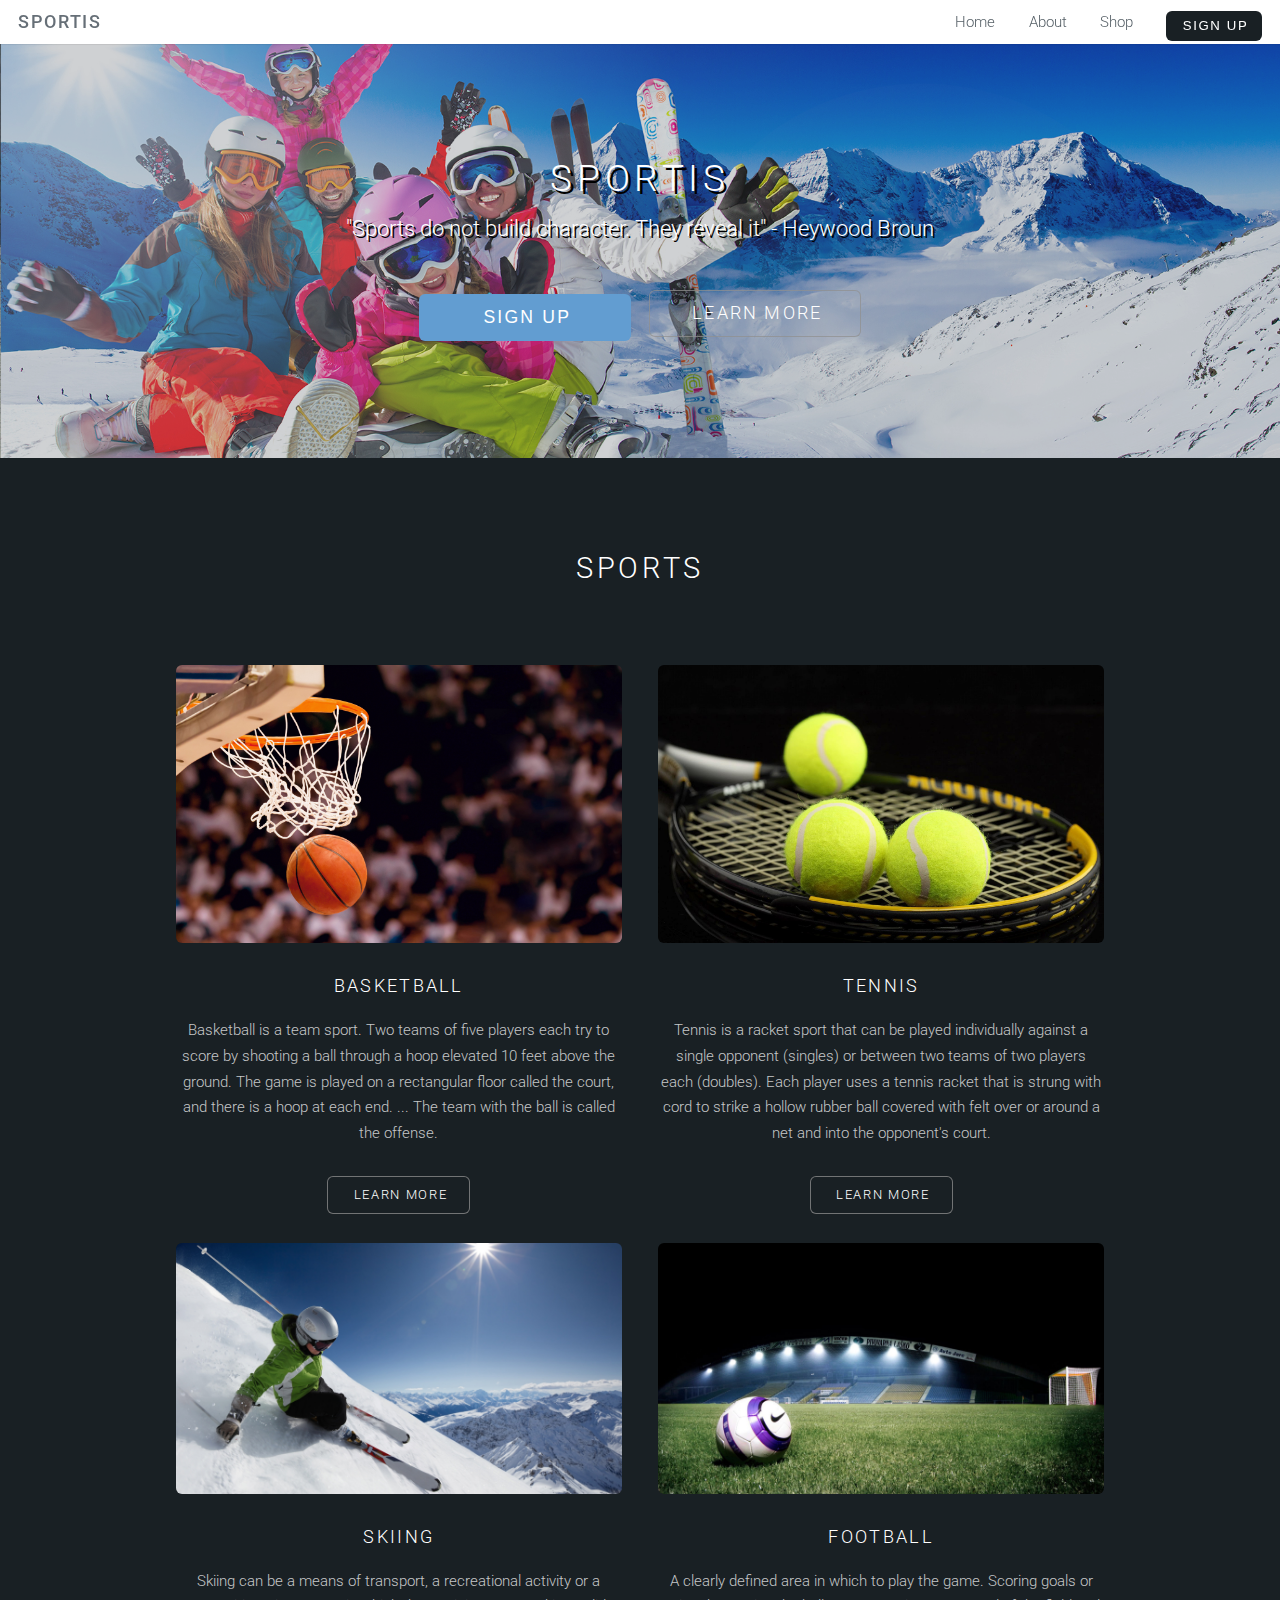
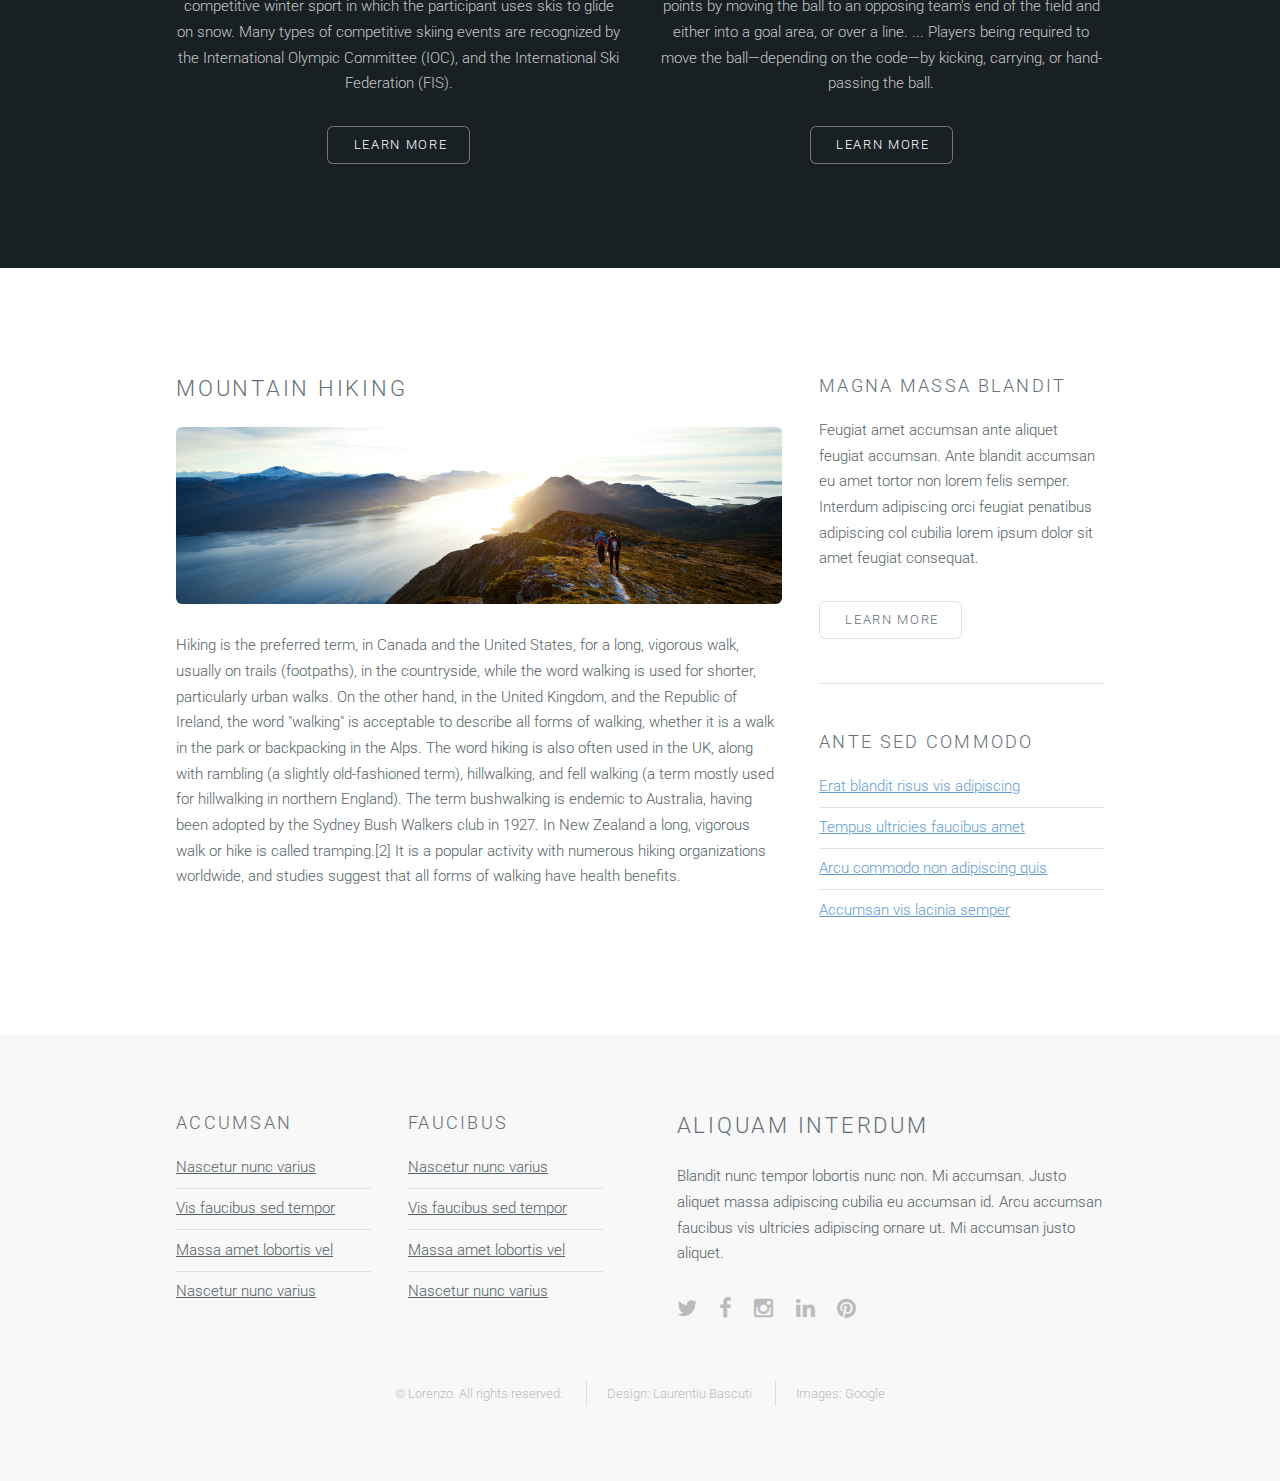
<file: index.html>
<!DOCTYPE HTML>
<!--
	author Lorenzo
-->
<html>
	<head>
		<title>Sportis</title>
		<meta http-equiv="content-type" content="text/html; charset=utf-8" />
		<meta name="description" content="" />
		<meta name="keywords" content="" />
		<script src="js/jquery.min.js"></script>
		<script src="js/skel.min.js"></script>
		<script src="js/skel-layers.min.js"></script>
		<script src="js/init.js"></script>
		<noscript>
			<link rel="stylesheet" href="css/skel.css" />
			<link rel="stylesheet" href="css/style.css" />
			<link rel="stylesheet" href="css/style-xlarge.css" />
		</noscript>
	</head>
	<body id="top">

		<!-- Header -->
			<header id="header" class="skel-layers-fixed">
				<h1><a href="#">Sportis</a></h1>
				<nav id="nav">
					<ul>
						<li><a href="index.html">Home</a></li>
						<li><a href="about.html">About</a></li>
						<li><a href="shop.html">Shop</a></li>
						<li><button onclick ="document.getElementById('id02').style.display='block'" style="width:auto;" class="button">Sign Up</a></li>
					</ul>
				</nav>
			</header>

		<!-- Banner -->
			<section id="banner">
				<div class="inner">
					<h2>Sportis</h2>
					<p>"Sports do not build character. They reveal it" - Heywood Broun</p>
					<ul class="actions">
						<li><button onclick ="document.getElementById('id02').style.display='block'" style="width:auto;" class="button big special">Sign Up</a></li>
						<li><a href="#elements" class="button big alt">Learn More</a></li>
					</ul>
				</div>
			</section>
		
		<!-- Modal Signup form -->
			<div id="id02" class="modal">
				<span onclick="document.getElementById('id02').style.display='none'" class="close" title="Close Modal">×</span>
				<form class="modal-contentModalSignup animate" action="/db_test.php">
					<div class="containerModalSignup">
						<label><b>Username</b></label>
						<input type="text" placeholder="Enter Username" name="username" required>

						<label><b>Password</b></label>
						<input type="password" placeholder="Enter Password" name="psw" required>

						<label><b>Repeat Password</b></label>
						<input type="password" placeholder="Repeat Password" name="psw-repeat" required>
						<p>By creating an account you agree to our <a href="#">Terms & Privacy</a>.</p>

						<div class="clearfix">
							<button type="buttonModalSignup" onclick="document.getElementById('id02').style.display='none'" class="cancelbtnModalSignup">Cancel</button>
							<button type="submit" class="signupbtnModalSignup" name="submit">Sign Up</button>
						</div>
					</div>
				</form>
			</div>
			
		<!-- Modal Login form 
			<div id ="id01" class="modal">
				<form class = "modal-content animate" action = "/action_page.php">
					<div class = "imgcontainer">
						<span onclick = "document.getElementById('id01').style.display='none'" class = "close" title = "Close Modal">&times;</span>
						<img src = "img_avatar2.png" alt ="Avatar" class="avatar">
					</div>
					
					<div class="container">
						<label><b>Username</b></label>
						<input type="text" placeholder="Enter username" name="uname" required>
						<label><b>Password</b></label>
						<input type="password" placeholder="Enter password" name="psw" required>
						<button type="submit">Login</button>
					</div>
					
					<div class="container" style="background-color:#f1f1f1">
						<button type="button" onclick="document.getElementById('id01').style.display='none'" class="cancelbtn">Cancel</button>
						<span class="psw">Forgot <a href="#">password?</a></span>
					</div>
				</form>
			</div>
			</div>-->
		<!-- Two -->
			<section id="two" class="wrapper style2">
				<header class="major">
					<h2>Sports</h2>
				</header>
				<div class="container">
					<div class="row">
						<div class="6u">
							<section class="special">
								<a href="#" class="image fit"><img src="images/basket.jpg" alt="" /></a>
								<h3>Basketball</h3>
								<p>Basketball is a team sport. Two teams of five players each try to score by shooting a ball through a hoop elevated 10 feet above the ground. The game is played on a rectangular floor called the court, and there is a hoop at each end. ... The team with the ball is called the offense.</p>
								<ul class="actions">
									<li><a href="#" class="button alt">Learn More</a></li>
								</ul>
							</section>
						</div>
						<div class="6u">
							<section class="special">
								<a href="#" class="image fit"><img src="images/tenis.jpg" alt="" /></a>
								<h3>Tennis</h3>
								<p>Tennis is a racket sport that can be played individually against a single opponent (singles) or between two teams of two players each (doubles). Each player uses a tennis racket that is strung with cord to strike a hollow rubber ball covered with felt over or around a net and into the opponent's court.</p>
								<ul class="actions">
									<li><a href="#" class="button alt">Learn More</a></li>
								</ul>
							</section>
						</div>
						<div class="6u">
							<section class="special">
								<a href="#" class="image fit"><img src="images/ski.jpg" alt="" /></a>
								<h3>Skiing</h3>
								<p>Skiing can be a means of transport, a recreational activity or a competitive winter sport in which the participant uses skis to glide on snow. Many types of competitive skiing events are recognized by the International Olympic Committee (IOC), and the International Ski Federation (FIS).</p>
								<ul class="actions">
									<li><a href="#" class="button alt">Learn More</a></li>
								</ul>
							</section>
						</div>
						<div class="6u">
							<section class="special">
								<a href="#" class="image fit"><img src="images/fotbal.jpg" alt="" /></a>
								<h3>Football</h3>
								<p>A clearly defined area in which to play the game. Scoring goals or points by moving the ball to an opposing team's end of the field and either into a goal area, or over a line. ... Players being required to move the ball—depending on the code—by kicking, carrying, or hand-passing the ball.</p>
								<ul class="actions">
									<li><a href="#" class="button alt">Learn More</a></li>
								</ul>
							</section>
						</div>
					</div>
				</div>
			</section>

		<!-- Three -->
			<section id="three" class="wrapper style1">
				<div class="container">
					<div class="row">
						<div class="8u">
							<section>
								<h2>Mountain hiking</h2>
								<a href="#" class="image fit"><img src="images/hiking.jpg" alt="" /></a>
								<p>Hiking is the preferred term, in Canada and the United States, for a long, vigorous walk, usually on trails (footpaths), in the countryside, while the word walking is used for shorter, particularly urban walks. On the other hand, in the United Kingdom, and the Republic of Ireland, the word "walking" is acceptable to describe all forms of walking, whether it is a walk in the park or backpacking in the Alps. The word hiking is also often used in the UK, along with rambling (a slightly old-fashioned term), hillwalking, and fell walking (a term mostly used for hillwalking in northern England). The term bushwalking is endemic to Australia, having been adopted by the Sydney Bush Walkers club in 1927. In New Zealand a long, vigorous walk or hike is called tramping.[2] It is a popular activity with numerous hiking organizations worldwide, and studies suggest that all forms of walking have health benefits.</p>
							</section>
						</div>
						<div class="4u">
							<section>
								<h3>Magna massa blandit</h3>
								<p>Feugiat amet accumsan ante aliquet feugiat accumsan. Ante blandit accumsan eu amet tortor non lorem felis semper. Interdum adipiscing orci feugiat penatibus adipiscing col cubilia lorem ipsum dolor sit amet feugiat consequat.</p>
								<ul class="actions">
									<li><a href="#" class="button alt">Learn More</a></li>
								</ul>
							</section>
							<hr />
							<section>
								<h3>Ante sed commodo</h3>
								<ul class="alt">
									<li><a href="#">Erat blandit risus vis adipiscing</a></li>
									<li><a href="#">Tempus ultricies faucibus amet</a></li>
									<li><a href="#">Arcu commodo non adipiscing quis</a></li>
									<li><a href="#">Accumsan vis lacinia semper</a></li>
								</ul>
							</section>
						</div>
					</div>
				</div>
			</section>			
			
		<!-- Footer -->
			<footer id="footer">
				<div class="container">
					<div class="row double">
						<div class="6u">
							<div class="row collapse-at-2">
								<div class="6u">
									<h3>Accumsan</h3>
									<ul class="alt">
										<li><a href="#">Nascetur nunc varius</a></li>
										<li><a href="#">Vis faucibus sed tempor</a></li>
										<li><a href="#">Massa amet lobortis vel</a></li>
										<li><a href="#">Nascetur nunc varius</a></li>
									</ul>
								</div>
								<div class="6u">
									<h3>Faucibus</h3>
									<ul class="alt">
										<li><a href="#">Nascetur nunc varius</a></li>
										<li><a href="#">Vis faucibus sed tempor</a></li>
										<li><a href="#">Massa amet lobortis vel</a></li>
										<li><a href="#">Nascetur nunc varius</a></li>
									</ul>
								</div>
							</div>
						</div>
						<div class="6u">
							<h2>Aliquam Interdum</h2>
							<p>Blandit nunc tempor lobortis nunc non. Mi accumsan. Justo aliquet massa adipiscing cubilia eu accumsan id. Arcu accumsan faucibus vis ultricies adipiscing ornare ut. Mi accumsan justo aliquet.</p>
							<ul class="icons">
								<li><a href="#" class="icon fa-twitter"><span class="label">Twitter</span></a></li>
								<li><a href="#" class="icon fa-facebook"><span class="label">Facebook</span></a></li>
								<li><a href="#" class="icon fa-instagram"><span class="label">Instagram</span></a></li>
								<li><a href="#" class="icon fa-linkedin"><span class="label">LinkedIn</span></a></li>
								<li><a href="#" class="icon fa-pinterest"><span class="label">Pinterest</span></a></li>
							</ul>
						</div>
					</div>
					<ul class="copyright">
						<li>&copy; Lorenzo. All rights reserved.</li>
						<li>Design: Laurentiu Bascuti</a></li>
						<li>Images: Google</a></li>
					</ul>
				</div>
			</footer>

	</body>
</html>
</file>
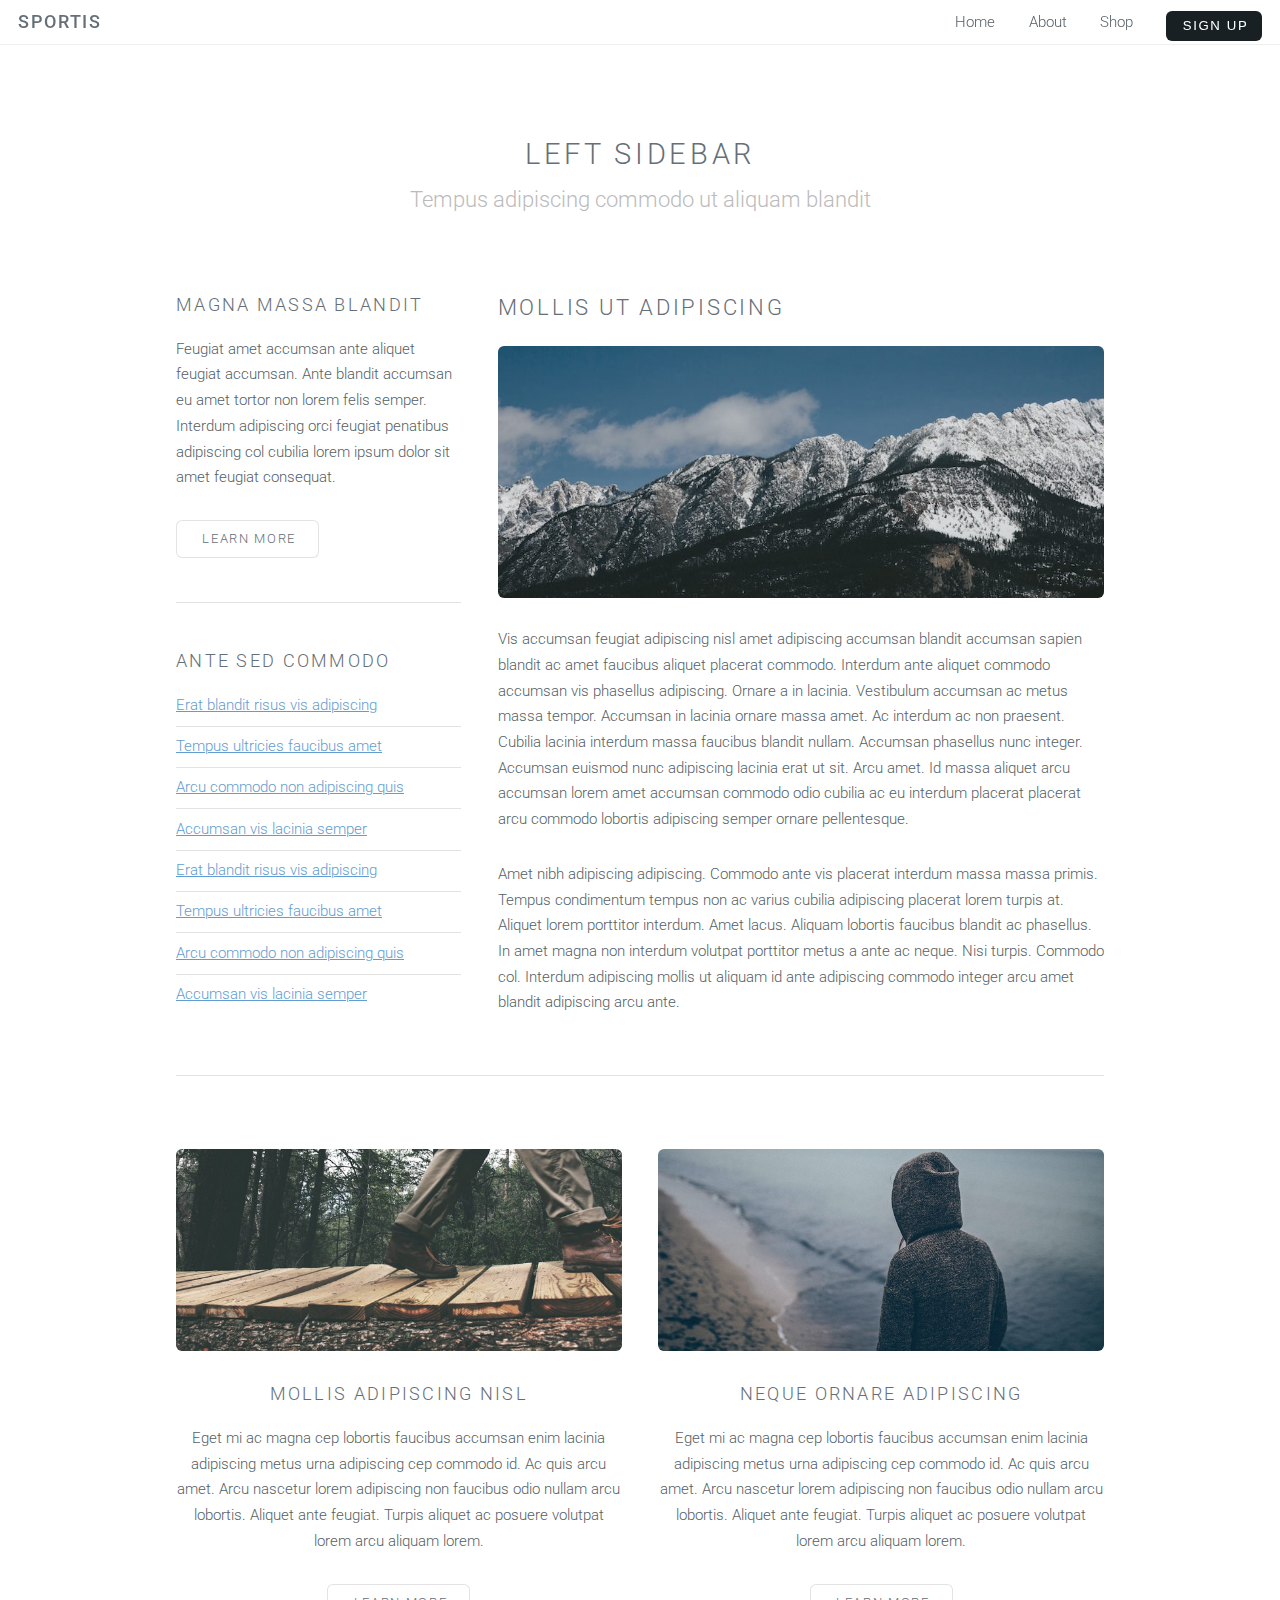
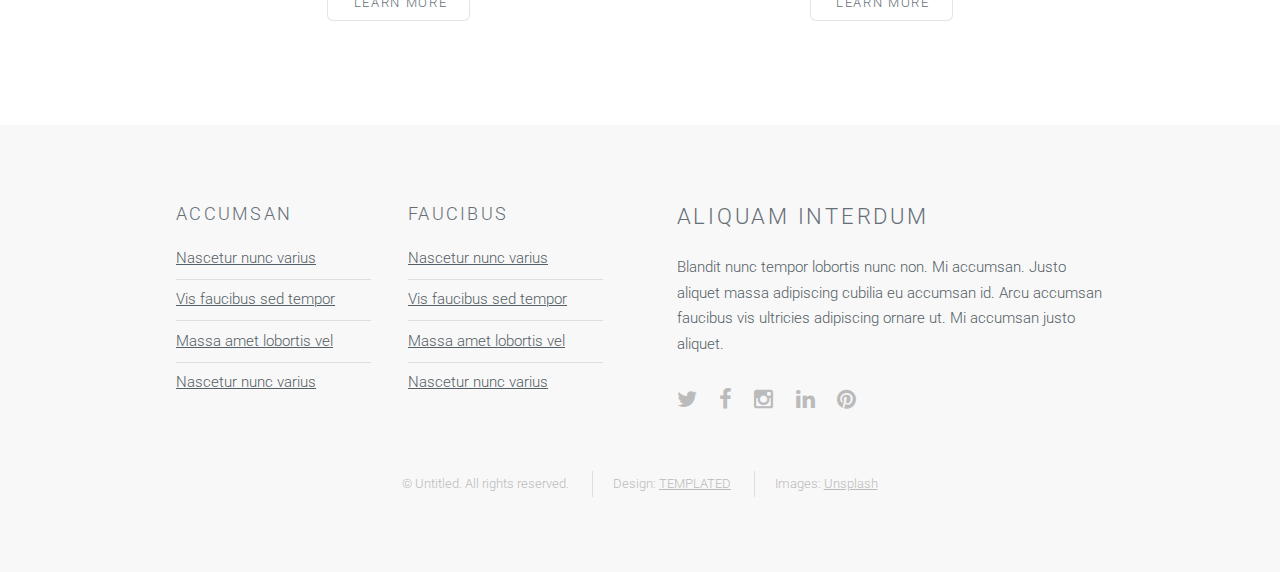
<file: about.html>
<!DOCTYPE HTML>
<!--
	author Lorenzo
-->
<html>
	<head>
		<title>Sportis</title>
		<meta http-equiv="content-type" content="text/html; charset=utf-8" />
		<meta name="description" content="" />
		<meta name="keywords" content="" />
		<script src="js/jquery.min.js"></script>
		<script src="js/skel.min.js"></script>
		<script src="js/skel-layers.min.js"></script>
		<script src="js/init.js"></script>
		<noscript>
			<link rel="stylesheet" href="css/skel.css" />
			<link rel="stylesheet" href="css/style.css" />
			<link rel="stylesheet" href="css/style-xlarge.css" />
		</noscript>
	</head>
	<body id="top">

		<!-- Header -->
			<header id="header" class="skel-layers-fixed">
				<h1><a href="#">Sportis</a></h1>
				<nav id="nav">
					<ul>
						<li><a href="index.html">Home</a></li>
						<li><a href="about.html">About</a></li>
						<li><a href="shop.html">Shop</a></li>
						<li><button onclick ="document.getElementById('id01').style.display='block'" style="width:auto;" class="button">Sign Up</a></li>
					</ul>
				</nav>
			</header>

		<!-- Main -->
			<section id="main" class="wrapper style1">
				<header class="major">
					<h2>Left Sidebar</h2>
					<p>Tempus adipiscing commodo ut aliquam blandit</p>
				</header>
				<div class="container">
					<div class="row">
						<div class="4u">
							<section>
								<h3>Magna massa blandit</h3>
								<p>Feugiat amet accumsan ante aliquet feugiat accumsan. Ante blandit accumsan eu amet tortor non lorem felis semper. Interdum adipiscing orci feugiat penatibus adipiscing col cubilia lorem ipsum dolor sit amet feugiat consequat.</p>
								<ul class="actions">
									<li><a href="#" class="button alt">Learn More</a></li>
								</ul>
							</section>
							<hr />
							<section>
								<h3>Ante sed commodo</h3>
								<ul class="alt">
									<li><a href="#">Erat blandit risus vis adipiscing</a></li>
									<li><a href="#">Tempus ultricies faucibus amet</a></li>
									<li><a href="#">Arcu commodo non adipiscing quis</a></li>
									<li><a href="#">Accumsan vis lacinia semper</a></li>
									<li><a href="#">Erat blandit risus vis adipiscing</a></li>
									<li><a href="#">Tempus ultricies faucibus amet</a></li>
									<li><a href="#">Arcu commodo non adipiscing quis</a></li>
									<li><a href="#">Accumsan vis lacinia semper</a></li>
								</ul>
							</section>
						</div>
						<div class="8u skel-cell-important">
							<section>
								<h2>Mollis ut adipiscing</h2>
								<a href="#" class="image fit"><img src="images/pic03.jpg" alt="" /></a>
								<p>Vis accumsan feugiat adipiscing nisl amet adipiscing accumsan blandit accumsan sapien blandit ac amet faucibus aliquet placerat commodo. Interdum ante aliquet commodo accumsan vis phasellus adipiscing. Ornare a in lacinia. Vestibulum accumsan ac metus massa tempor. Accumsan in lacinia ornare massa amet. Ac interdum ac non praesent. Cubilia lacinia interdum massa faucibus blandit nullam. Accumsan phasellus nunc integer. Accumsan euismod nunc adipiscing lacinia erat ut sit. Arcu amet. Id massa aliquet arcu accumsan lorem amet accumsan commodo odio cubilia ac eu interdum placerat placerat arcu commodo lobortis adipiscing semper ornare pellentesque.</p>
								<p>Amet nibh adipiscing adipiscing. Commodo ante vis placerat interdum massa massa primis. Tempus condimentum tempus non ac varius cubilia adipiscing placerat lorem turpis at. Aliquet lorem porttitor interdum. Amet lacus. Aliquam lobortis faucibus blandit ac phasellus. In amet magna non interdum volutpat porttitor metus a ante ac neque. Nisi turpis. Commodo col. Interdum adipiscing mollis ut aliquam id ante adipiscing commodo integer arcu amet blandit adipiscing arcu ante.</p>
							</section>
						</div>
					</div>
					<hr class="major" />
					<div class="row">
						<div class="6u">
							<section class="special">
								<a href="#" class="image fit"><img src="images/pic01.jpg" alt="" /></a>
								<h3>Mollis adipiscing nisl</h3>
								<p>Eget mi ac magna cep lobortis faucibus accumsan enim lacinia adipiscing metus urna adipiscing cep commodo id. Ac quis arcu amet. Arcu nascetur lorem adipiscing non faucibus odio nullam arcu lobortis. Aliquet ante feugiat. Turpis aliquet ac posuere volutpat lorem arcu aliquam lorem.</p>
								<ul class="actions">
									<li><a href="#" class="button alt">Learn More</a></li>
								</ul>
							</section>
						</div>
						<div class="6u">
							<section class="special">
								<a href="#" class="image fit"><img src="images/pic02.jpg" alt="" /></a>
								<h3>Neque ornare adipiscing</h3>
								<p>Eget mi ac magna cep lobortis faucibus accumsan enim lacinia adipiscing metus urna adipiscing cep commodo id. Ac quis arcu amet. Arcu nascetur lorem adipiscing non faucibus odio nullam arcu lobortis. Aliquet ante feugiat. Turpis aliquet ac posuere volutpat lorem arcu aliquam lorem.</p>
								<ul class="actions">
									<li><a href="#" class="button alt">Learn More</a></li>
								</ul>
							</section>
						</div>
					</div>
				</div>
			</section>

		<!-- Footer -->
			<footer id="footer">
				<div class="container">
					<div class="row double">
						<div class="6u">
							<div class="row collapse-at-2">
								<div class="6u">
									<h3>Accumsan</h3>
									<ul class="alt">
										<li><a href="#">Nascetur nunc varius</a></li>
										<li><a href="#">Vis faucibus sed tempor</a></li>
										<li><a href="#">Massa amet lobortis vel</a></li>
										<li><a href="#">Nascetur nunc varius</a></li>
									</ul>
								</div>
								<div class="6u">
									<h3>Faucibus</h3>
									<ul class="alt">
										<li><a href="#">Nascetur nunc varius</a></li>
										<li><a href="#">Vis faucibus sed tempor</a></li>
										<li><a href="#">Massa amet lobortis vel</a></li>
										<li><a href="#">Nascetur nunc varius</a></li>
									</ul>
								</div>
							</div>
						</div>
						<div class="6u">
							<h2>Aliquam Interdum</h2>
							<p>Blandit nunc tempor lobortis nunc non. Mi accumsan. Justo aliquet massa adipiscing cubilia eu accumsan id. Arcu accumsan faucibus vis ultricies adipiscing ornare ut. Mi accumsan justo aliquet.</p>
							<ul class="icons">
								<li><a href="#" class="icon fa-twitter"><span class="label">Twitter</span></a></li>
								<li><a href="#" class="icon fa-facebook"><span class="label">Facebook</span></a></li>
								<li><a href="#" class="icon fa-instagram"><span class="label">Instagram</span></a></li>
								<li><a href="#" class="icon fa-linkedin"><span class="label">LinkedIn</span></a></li>
								<li><a href="#" class="icon fa-pinterest"><span class="label">Pinterest</span></a></li>
							</ul>
						</div>
					</div>
					<ul class="copyright">
						<li>&copy; Untitled. All rights reserved.</li>
						<li>Design: <a href="http://templated.co">TEMPLATED</a></li>
						<li>Images: <a href="http://unsplash.com">Unsplash</a></li>
					</ul>
				</div>
			</footer>

	</body>
</html>
</file>
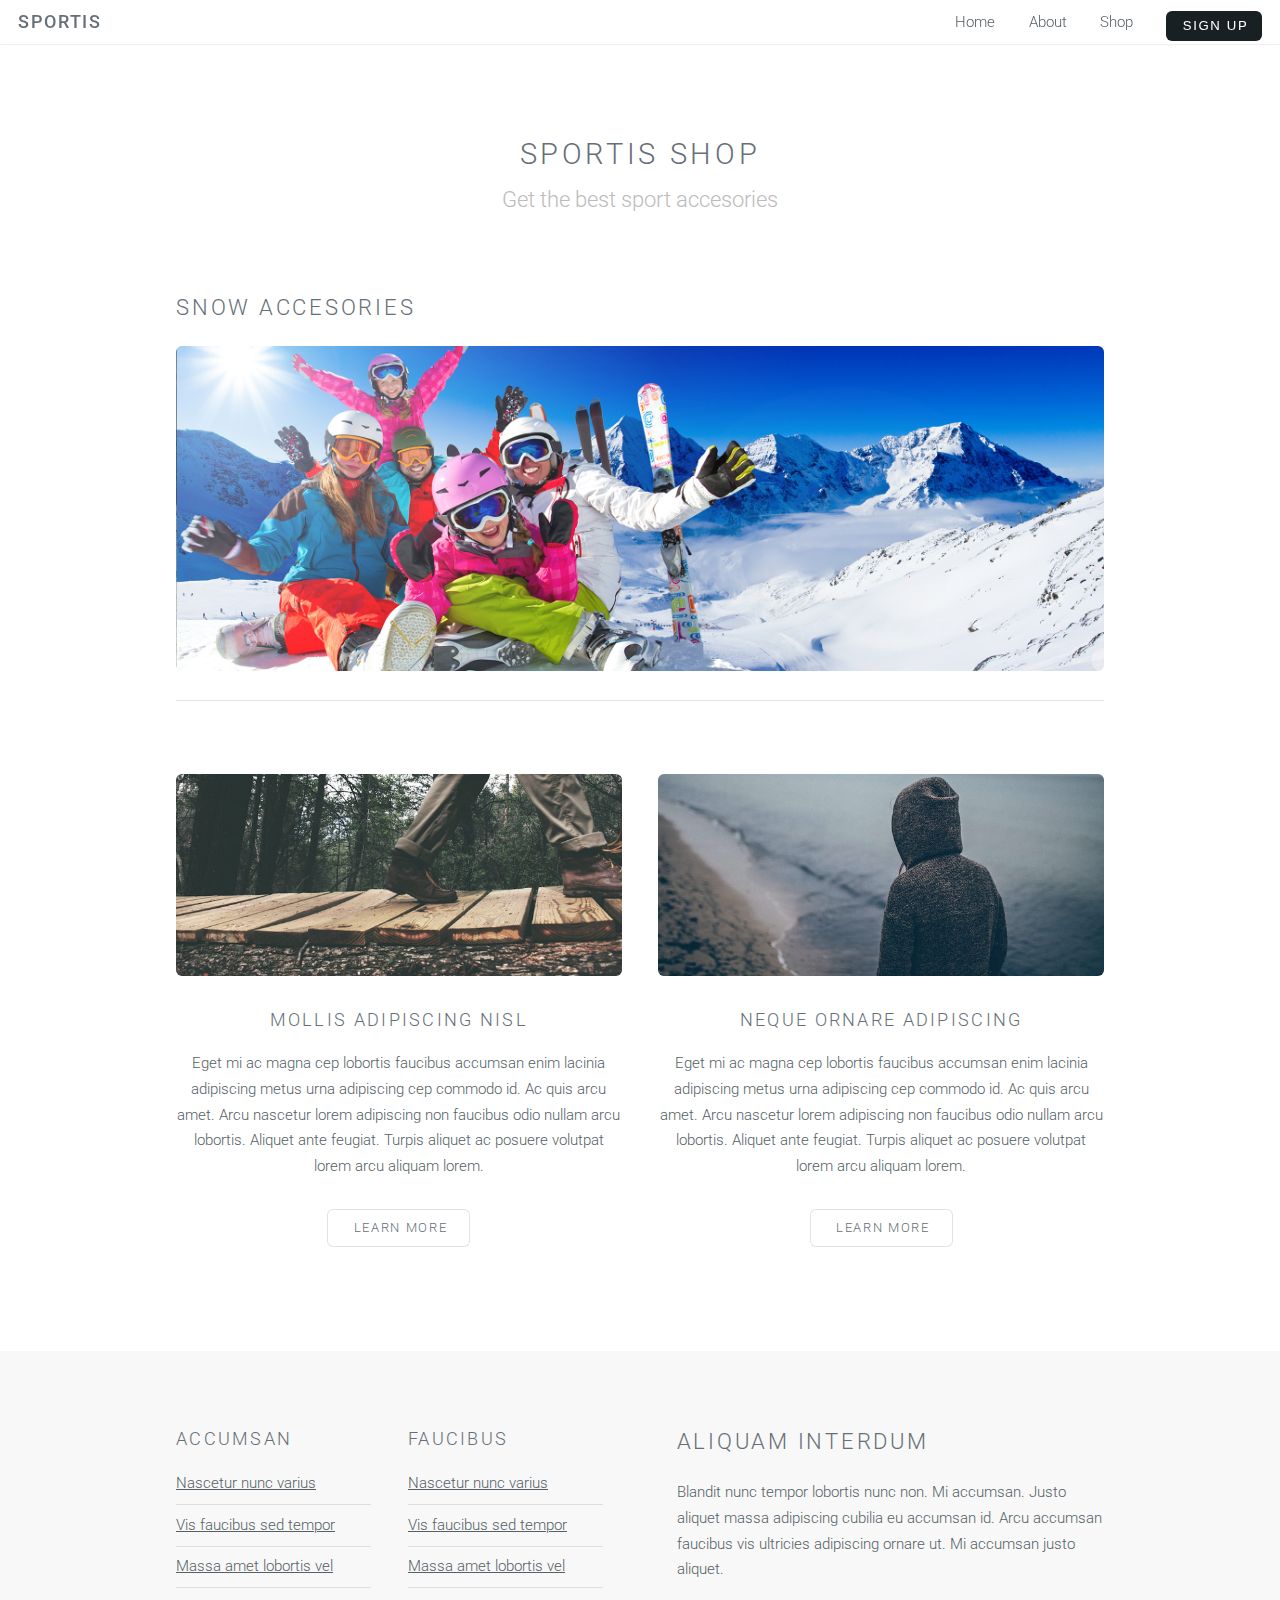
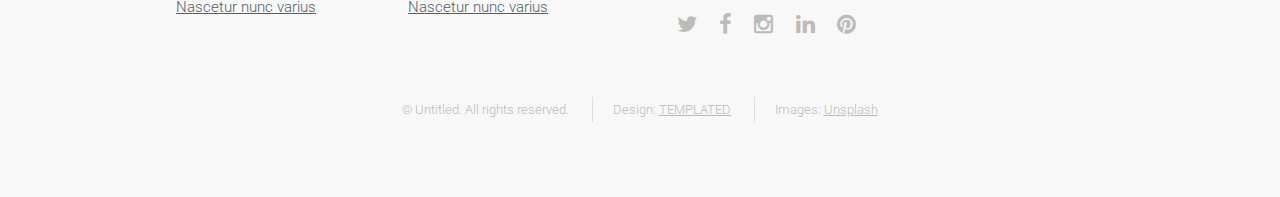
<file: shop.html>
<!DOCTYPE HTML>
<!--
	author Lorenzo
-->
<html>
	<head>
		<title>Sportis</title>
		<meta http-equiv="content-type" content="text/html; charset=utf-8" />
		<meta name="description" content="" />
		<meta name="keywords" content="" />
		<script src="js/jquery.min.js"></script>
		<script src="js/skel.min.js"></script>
		<script src="js/skel-layers.min.js"></script>
		<script src="js/init.js"></script>
		<noscript>
			<link rel="stylesheet" href="css/skel.css" />
			<link rel="stylesheet" href="css/style.css" />
			<link rel="stylesheet" href="css/style-xlarge.css" />
		</noscript>
	</head>
	<body id="top">

		<!-- Header -->
			<header id="header" class="skel-layers-fixed">
				<h1><a href="#">Sportis</a></h1>
				<nav id="nav">
					<ul>
						<li><a href="index.html">Home</a></li>
						<li><a href="about.html">About</a></li>
						<li><a href="shop.html">Shop</a></li>
						<li><button onclick ="document.getElementById('id01').style.display='block'" style="width:auto;" class="button">Sign Up</a></li>
					</ul>
				</nav>
			</header>

		<!-- Main -->
			<section id="main" class="wrapper style1">
				<header class="major">
					<h2>Sportis shop</h2>
					<p>Get the best sport accesories</p>
				</header>
				<div class="container">
					<section>
						<h2>Snow accesories</h2>
						<a href="#" class="image fit"><img src="images/banner.jpg" alt="" /></a>
					</section>
					<hr class="major" />
					<div class="row">
						<div class="6u">
							<section class="special">
								<a href="#" class="image fit"><img src="images/pic01.jpg" alt="" /></a>
								<h3>Mollis adipiscing nisl</h3>
								<p>Eget mi ac magna cep lobortis faucibus accumsan enim lacinia adipiscing metus urna adipiscing cep commodo id. Ac quis arcu amet. Arcu nascetur lorem adipiscing non faucibus odio nullam arcu lobortis. Aliquet ante feugiat. Turpis aliquet ac posuere volutpat lorem arcu aliquam lorem.</p>
								<ul class="actions">
									<li><a href="#" class="button alt">Learn More</a></li>
								</ul>
							</section>
						</div>
						<div class="6u">
							<section class="special">
								<a href="#" class="image fit"><img src="images/pic02.jpg" alt="" /></a>
								<h3>Neque ornare adipiscing</h3>
								<p>Eget mi ac magna cep lobortis faucibus accumsan enim lacinia adipiscing metus urna adipiscing cep commodo id. Ac quis arcu amet. Arcu nascetur lorem adipiscing non faucibus odio nullam arcu lobortis. Aliquet ante feugiat. Turpis aliquet ac posuere volutpat lorem arcu aliquam lorem.</p>
								<ul class="actions">
									<li><a href="#" class="button alt">Learn More</a></li>
								</ul>
							</section>
						</div>
					</div>
				</div>
			</section>

		<!-- Footer -->
			<footer id="footer">
				<div class="container">
					<div class="row double">
						<div class="6u">
							<div class="row collapse-at-2">
								<div class="6u">
									<h3>Accumsan</h3>
									<ul class="alt">
										<li><a href="#">Nascetur nunc varius</a></li>
										<li><a href="#">Vis faucibus sed tempor</a></li>
										<li><a href="#">Massa amet lobortis vel</a></li>
										<li><a href="#">Nascetur nunc varius</a></li>
									</ul>
								</div>
								<div class="6u">
									<h3>Faucibus</h3>
									<ul class="alt">
										<li><a href="#">Nascetur nunc varius</a></li>
										<li><a href="#">Vis faucibus sed tempor</a></li>
										<li><a href="#">Massa amet lobortis vel</a></li>
										<li><a href="#">Nascetur nunc varius</a></li>
									</ul>
								</div>
							</div>
						</div>
						<div class="6u">
							<h2>Aliquam Interdum</h2>
							<p>Blandit nunc tempor lobortis nunc non. Mi accumsan. Justo aliquet massa adipiscing cubilia eu accumsan id. Arcu accumsan faucibus vis ultricies adipiscing ornare ut. Mi accumsan justo aliquet.</p>
							<ul class="icons">
								<li><a href="#" class="icon fa-twitter"><span class="label">Twitter</span></a></li>
								<li><a href="#" class="icon fa-facebook"><span class="label">Facebook</span></a></li>
								<li><a href="#" class="icon fa-instagram"><span class="label">Instagram</span></a></li>
								<li><a href="#" class="icon fa-linkedin"><span class="label">LinkedIn</span></a></li>
								<li><a href="#" class="icon fa-pinterest"><span class="label">Pinterest</span></a></li>
							</ul>
						</div>
					</div>
					<ul class="copyright">
						<li>&copy; Untitled. All rights reserved.</li>
						<li>Design: <a href="http://templated.co">TEMPLATED</a></li>
						<li>Images: <a href="http://unsplash.com">Unsplash</a></li>
					</ul>
				</div>
			</footer>

	</body>
</html>
</file>
<file: css/style-xlarge.css>
/*
	Ion by TEMPLATED
	templated.co @templatedco
	Released for free under the Creative Commons Attribution 3.0 license (templated.co/license)
*/

/* Basic */

	body, input, select, textarea {
		font-size: 12pt;
	}

/* Banner */

	#banner {
		padding: 9em 0;
	}
</file>
<file: css/skel.css>
/* Resets (http://meyerweb.com/eric/tools/css/reset/ | v2.0 | 20110126 | License: none (public domain)) */

	html,body,div,span,applet,object,iframe,h1,h2,h3,h4,h5,h6,p,blockquote,pre,a,abbr,acronym,address,big,cite,code,del,dfn,em,img,ins,kbd,q,s,samp,small,strike,strong,sub,sup,tt,var,b,u,i,center,dl,dt,dd,ol,ul,li,fieldset,form,label,legend,table,caption,tbody,tfoot,thead,tr,th,td,article,aside,canvas,details,embed,figure,figcaption,footer,header,hgroup,menu,nav,output,ruby,section,summary,time,mark,audio,video{margin:0;padding:0;border:0;font-size:100%;font:inherit;vertical-align:baseline;}article,aside,details,figcaption,figure,footer,header,hgroup,menu,nav,section{display:block;}body{line-height:1;}ol,ul{list-style:none;}blockquote,q{quotes:none;}blockquote:before,blockquote:after,q:before,q:after{content:'';content:none;}table{border-collapse:collapse;border-spacing:0;}body{-webkit-text-size-adjust:none}

/* Box Model */

	*, *:before, *:after {
		-moz-box-sizing: border-box;
		-webkit-box-sizing: border-box;
		box-sizing: border-box;
	}

/* Container */

	body {
		/* min-width: (containers) */
		min-width: 1200px;
	}

	.container {
		margin-left: auto;
		margin-right: auto;
		
		/* width: (containers) */
		width: 1200px;
	}

	/* Modifiers */
	
		.container.small {
			/* width: (containers) * 0.75; */
			width: 900px;
		}

		.container.big {
			width: 100%;

			/* max-width: (containers) * 1.25; */
			max-width: 1500px;

			/* min-width: (containers); */
			min-width: 1200px;
		}

/* Grid */

	.\31 2u { width: 100% }
	.\31 1u { width: 91.6666666667% }
	.\31 0u { width: 83.3333333333% }
	.\39 u { width: 75% }
	.\38 u { width: 66.6666666667% }
	.\37 u { width: 58.3333333333% }
	.\36 u { width: 50% }
	.\35 u { width: 41.6666666667% }
	.\34 u { width: 33.3333333333% }
	.\33 u { width: 25% }
	.\32 u { width: 16.6666666667% }
	.\31 u { width: 8.3333333333% }
	.\-11u { margin-left: 91.6666666667% }
	.\-10u { margin-left: 83.3333333333% }
	.\-9u { margin-left: 75% }
	.\-8u { margin-left: 66.6666666667% }
	.\-7u { margin-left: 58.3333333333% }
	.\-6u { margin-left: 50% }
	.\-5u { margin-left: 41.6666666667% }
	.\-4u { margin-left: 33.3333333333% }
	.\-3u { margin-left: 25% }
	.\-2u { margin-left: 16.6666666667% }
	.\-1u { margin-left: 8.3333333333% }

	/* Rows */

		.row > * {
			float: left;
		}

		.row:after {
			content: '';
			display: block;
			clear: both;
			height: 0;
		}

		.row:first-child > * {
			padding-top: 0 !important;
		}

		.row.uniform > * > :first-child {
			margin-top: 0;
		}

		.row.uniform > * > :last-child {
			margin-bottom: 0;
		}

		/* Normal */

			.row > * {
				/* padding-left: (gutters.vertical) */
				padding-left: 4em;
			}

			.row + .row > * {
				/* padding: (gutters.horizontal) 0 0 (gutters.vertical) */
				padding: 0 0 0 4em;
			}

			.row {
				/* margin-left: -(gutters.vertical) */
				margin-left: -4em;
			}

			.row + .row.uniform > * {
				/* padding: (gutters.vertical) 0 0 (gutters.vertical) */
				padding: 4em 0 0 4em;
			}

		/* Flush */

			.row.flush > * {
				padding-left: 0;
			}

			.row + .row.flush > * {
				padding: 0;
			}

			.row.flush {
				margin-left: 0;
			}

			.row + .row.uniform.flush > * {
				padding: 0;
			}

		/* Quarter */

			.row.quarter > * {
				/* padding-left: (gutters.vertical * 0.25) */
				padding-left: 1em;
			}

			.row + .row.quarter > * {
				/* padding: (gutters.horizontal * 0.25) 0 0 (gutters.vertical * 0.25) */
				padding: 0 0 0 1em;
			}

			.row.quarter {
				/* margin-left: -(gutters.vertical * 0.25) */
				margin-left: -1em;
			}

			.row + .row.uniform.quarter > * {
				/* padding: (gutters.vertical * 0.25) 0 0 (gutters.vertical * 0.25) */
				padding: 1em 0 0 1em;
			}

		/* Half */

			.row.half > * {
				/* padding-left: (gutters.vertical * 0.5) */
				padding-left: 2em;
			}

			.row + .row.half > * {
				/* padding: (gutters.horizontal * 0.5) 0 0 (gutters.vertical * 0.5) */
				padding: 0 0 0 2em;
			}

			.row.half {
				/* margin-left: -(gutters.vertical * 0.5) */
				margin-left: -2em;
			}

			.row + .row.uniform.half > * {
				/* padding: (gutters.vertical * 0.5) 0 0 (gutters.vertical * 0.5) */
				padding: 2em 0 0 2em;
			}

		/* One and (a) Half */

			.row.oneandhalf > * {
				/* padding-left: (gutters.vertical * 1.5) */
				padding-left: 6em;
			}

			.row + .row.oneandhalf > * {
				/* padding: (gutters.horizontal * 1.5) 0 0 (gutters.vertical * 1.5) */
				padding: 0 0 0 6em;
			}

			.row.oneandhalf {
				/* margin-left: -(gutters.vertical * 1.5) */
				margin-left: -6em;
			}

			.row + .row.uniform.oneandhalf > * {
				/* padding: (gutters.vertical * 1.5) 0 0 (gutters.vertical * 1.5) */
				padding: 6em 0 0 6em;
			}

		/* Double */

			.row.double > * {
				/* padding-left: (gutters.vertical * 2) */
				padding-left: 8em;
			}

			.row + .row.double > * {
				/* padding: (gutters.horizontal * 2) 0 0 (gutters.vertical * 2) */
				padding: 0 0 0 8em;
			}

			.row.double {
				/* margin-left: -(gutters.vertical * 2) */
				margin-left: -8em;
			}

			.row + .row.uniform.double > * {
				/* padding: (gutters.vertical * 2) 0 0 (gutters.vertical * 2) */
				padding: 8em 0 0 8em;
			}
</file>
<file: css/style.css>
@charset "UTF-8";
@import url(font-awesome.min.css);
@import url("http://fonts.googleapis.com/css?family=Roboto:500,300");

/*
	author Lorenzo
*/
/* Alert Succes */
	/* The Modal (background) */
	.modalsucces {
    position: fixed; /* Stay in place */
    z-index: 3; /* Sit on top */
    padding-top: 10%; /* Location of the box */
    left: 0;
    top: 0;
    width: 100%; /* Full width */
    height: 100%; /* Full height */
    overflow: auto; /* Enable scroll if needed */
    background-color: rgb(0,0,0); /* Fallback color */
    background-color: rgba(0,0,0,0.4); /* Black w/ opacity */
	}

	/* Modal Content */
	.modal-contentsucces {
		position: relative;
		background-color: #fefefe;
		z-index: 10; /* Sit on top */
		margin: auto;
		padding: 0;
		border: 1px solid #888;
		width: 80%;
		box-shadow: 0 4px 8px 0 rgba(0,0,0,0.2),0 6px 20px 0 rgba(0,0,0,0.19);
		-webkit-animation-name: animatetop;
		-webkit-animation-duration: 0.4s;
		animation-name: animatetop;
		animation-duration: 0.4s
	}

	/* Add Animation */
	@-webkit-keyframes animatetop {
		from {top:-300px; opacity:0} 
		to {top:0; opacity:1}
	}

	@keyframes animatetop {
		from {top:-300px; opacity:0}
		to {top:0; opacity:1}
	}

	/* The Close Button */
	.closesucces {
		color: white;
		float: right;
		font-size: 28px;
		font-weight: bold;
	}

	.close:hover,
	.close:focus {
		color: #000;
		text-decoration: none;
		cursor: pointer;
	}

	.modal-headersucces {
		padding: 2px 16px;
		background-color: #5cb85c;
		color: white;
	}

	.modal-bodysucces {padding: 2px 16px;}

	.modal-footersucces {
		padding: 2px 16px;
		background-color: #5cb85c;
		color: white;
	}
	
/* Modal Signup */
	/* Full-width input fields */
	input[type=text], input[type=password] {
		width: 100%;
		padding: 12px 20px;
		margin: 8px 0;
		display: inline-block;
		border: 1px solid #ccc;
		box-sizing: border-box;
	}

	/* Set a style for all buttons */
	buttonModalSignup {
		background-color: #4CAF50;
		color: white;
		padding: 14px 20px;
		margin: 8px 0;
		border: none;
		cursor: pointer;
		width: 100%;
	}

	/* Extra styles for the cancel button */
	.cancelbtnModalSignup {
		padding: 14px 20px;
		background-color: #f44336;
	}

	/* Float cancel and signup buttons and add an equal width */
	.cancelbtnModalSignup,.signupbtnModalSignup {float:left;width:50%}

	/* Add padding to container elements */
	.containerModalSignup {
		padding: 16px;
	}

	/* The Modal (background) */
	.modalModalSignup {
		display: none; /* Hidden by default */
		position: fixed; /* Stay in place */
		z-index: 1; /* Sit on top */
		left: 0;
		top: 0;
		width: 100%; /* Full width */
		height: 100%; /* Full height */
		overflow: auto; /* Enable scroll if needed */
		background-color: rgb(0,0,0); /* Fallback color */
		background-color: rgba(0,0,0,0.4); /* Black w/ opacity */
		padding-top: 60px;
	}

	/* Modal Content/Box */
	.modal-contentModalSignup {
		background-color: #fefefe;
		margin: 5% auto 15% auto; /* 5% from the top, 15% from the bottom and centered */
		border: 1px solid #888;
		width: 80%; /* Could be more or less, depending on screen size */
	}

	/* The Close Button (x) */
	.closeModalSignup {
		position: absolute;
		right: 35px;
		top: 15px;
		color: #000;
		font-size: 40px;
		font-weight: bold;
	}

	.close:hover,
	.close:focus {
		color: red;
		cursor: pointer;
	}

	/* Clear floats */
	.clearfix::after {
		content: "";
		clear: both;
		display: table;
	}

	/* Change styles for cancel button and signup button on extra small screens */
	@media screen and (max-width: 300px) {
		.cancelbtnModalSignup, .signupbtnModalSignup {
		   width: 100%;
		}
	}
	
/* Modal login */
	/* Full-width input fields */
	input[type=text], input[type=password] {
		width: 100%;
		padding: 12px 20px;
		margin: 8px 0;
		display: inline-block;
		border: 1px solid #ccc;
		box-sizing: border-box;
	}
	
	/* Set a style for all buttons */
	button {
		background-color: #4CAF50;
		color: white;
		padding: 14px 20px;
		margin: 8px 0;
		border: none;
		cursor: pointer;
		width: 100%;
	}
	
	button:hover {
    opacity: 0.8;
}

	/* Extra styles for the cancel button */
	.cancel {
		width: auto;
		padding: 10px 18px;
		background-color: #f44336;
	}

	/* Center the image and position the close button */
	.imgcontainer {
		text-align: center;
		margin: 24px 0 12px 0;
		position: relative;
	}

	img.avatar {
		width: 40%;
		border-radius: 50%;
	}

	.container {
		padding: 16px;
	}

	span.psw {
		float: right;
		padding-top: 16px;
	}

	/* The Modal (background) */
	.modal {
		display: none; /* Hidden by default */
		position: fixed; /* Stay in place */
		z-index: 1; /* Sit on top */
		left: 0;
		top: 0;
		width: 100%; /* Full width */
		height: 100%; /* Full height */
		overflow: auto; /* Enable scroll if needed */
		background-color: rgb(0,0,0); /* Fallback color */
		background-color: rgba(0,0,0,0.4); /* Black w/ opacity */
		padding-top: 60px;
	}

	/* Modal Content/Box */
	.modal-content {
		background-color: #fefefe;
		margin: 5% auto 15% auto; /* 5% from the top, 15% from the bottom and centered */
		border: 1px solid #888;
		width: 80%; /* Could be more or less, depending on screen size */
	}

	/* The Close Button (x) */
	.close{
		position: absolute;
		right: 25px;
		top: 0;
		color: #000;
		font-size: 35px;
		font-weight: bold;
	}

	.close:hover,
	.close:focus {
		color: red;
		cursor: pointer;
	}

	/* Add Zoom Animation */
	.animate {
		-webkit-animation: animatezoom 0.6s;
		animation: animatezoom 0.6s
	}

	@-webkit-keyframes animatezoom {
		from {-webkit-transform: scale(0)} 
		to {-webkit-transform: scale(1)}
	}
		
	@keyframes animatezoom {
		from {transform: scale(0)} 
		to {transform: scale(1)}
	}

	/* Change styles for span and cancel button on extra small screens */
	@media screen and (max-width: 300px) {
		span.psw {
		   display: block;
		   float: none;
		}
		.cancelbtn{
		   width: 100%;
		}
	}
/* Basic */

	body {
		background: #fff;
	}

	body, input, select, textarea {
		color: #555f66;
		font-family: "Roboto", Helvetica, sans-serif;
		font-size: 14pt;
		font-weight: 300;
		line-height: 1.75em;
	}

	a {
		color: #629DD1;
		text-decoration: underline;
	}

		a:hover {
			text-decoration: none;
		}

	strong, b {
		color: #666f77;
		font-weight: 500;
	}

	em, i {
		font-style: italic;
	}

	p {
		margin: 0 0 2em 0;
	}

	h1, h2, h3, h4, h5, h6 {
		color: #666f77;
		font-weight: 300;
		line-height: 1em;
		margin: 0 0 1em 0;
		text-transform: uppercase;
		letter-spacing: 0.125em;
	}

		h1 a, h2 a, h3 a, h4 a, h5 a, h6 a {
			color: inherit;
			text-decoration: none;
		}

	h2 {
		font-size: 1.5em;
		line-height: 1.5em;
	}

	h3 {
		font-size: 1.25em;
		line-height: 1.5em;
	}

	h4 {
		font-size: 1em;
		line-height: 1.5em;
	}

	h5 {
		font-size: 0.9em;
		line-height: 1.5em;
	}

	h6 {
		font-size: 0.7em;
		line-height: 1.5em;
	}

	sub {
		font-size: 0.8em;
		position: relative;
		top: 0.5em;
	}

	sup {
		font-size: 0.8em;
		position: relative;
		top: -0.5em;
	}

	hr {
		border: 0;
		border-bottom: solid 1px rgba(144, 144, 144, 0.25);
		margin: 3em 0;
	}

		hr.major {
			margin: 2em 0 5em 0;
		}

	blockquote {
		border-left: solid 4px rgba(144, 144, 144, 0.25);
		font-style: italic;
		margin: 0 0 2em 0;
		padding: 0.5em 0 0.5em 2em;
	}

	code {
		background: rgba(144, 144, 144, 0.075);
		border-radius: 6px;
		border: solid 1px rgba(144, 144, 144, 0.25);
		font-family: "Courier New", monospace;
		font-size: 0.9em;
		margin: 0 0.25em;
		padding: 0.25em 0.65em;
	}

	pre {
		-webkit-overflow-scrolling: touch;
		font-family: "Courier New", monospace;
		font-size: 0.9em;
		margin: 0 0 2em 0;
		overflow-x: auto;
	}

		pre code {
			display: block;
			line-height: 1.75em;
			padding: 1em 1.5em;
		}

	.align-left {
		text-align: left;
	}

	.align-center {
		text-align: center;
	}

	.align-right {
		text-align: right;
	}

/* Section/Article */

	section.special, article.special {
		text-align: center;
	}

	header p {
		color: #bbb;
		position: relative;
		margin: 0 0 1.5em 0;
	}

	header h2 + p {
		font-size: 1.25em;
		margin-top: -1em;
		line-height: 1.5em;
	}

	header h3 + p {
		font-size: 1.1em;
		margin-top: -0.85em;
		line-height: 1.5em;
	}

	header h4 + p,
	header h5 + p,
	header h6 + p {
		font-size: 0.9em;
		margin-top: -0.75em;
		line-height: 1.5em;
	}

	header.major {
		text-align: center;
		margin: 0 0 4em 0;
	}

		header.major h2 {
			font-size: 2em;
		}

		header.major h2 + p {
			font-size: 1.5em;
			margin: -1em 0 2em 0;
		}

/* Form */

	form {
		margin: 0 0 2em 0;
	}

	label {
		color: #666f77;
		display: block;
		font-size: 0.9em;
		font-weight: 500;
		margin: 0 0 1em 0;
	}

	input[type="text"],
	input[type="password"],
	input[type="email"],
	select,
	textarea {
		-moz-appearance: none;
		-webkit-appearance: none;
		-o-appearance: none;
		-ms-appearance: none;
		appearance: none;
		background: rgba(144, 144, 144, 0.075);
		border-radius: 6px;
		border: none;
		border: solid 1px rgba(144, 144, 144, 0.25);
		color: inherit;
		display: block;
		outline: 0;
		padding: 0 1em;
		text-decoration: none;
		width: 100%;
	}

		input[type="text"]:invalid,
		input[type="password"]:invalid,
		input[type="email"]:invalid,
		select:invalid,
		textarea:invalid {
			box-shadow: none;
		}

		input[type="text"]:focus,
		input[type="password"]:focus,
		input[type="email"]:focus,
		select:focus,
		textarea:focus {
			border-color: #629DD1;
			box-shadow: 0 0 0 1px #629DD1;
		}

	.select-wrapper {
		text-decoration: none;
		display: block;
		position: relative;
	}

		.select-wrapper:before {
			content: "";
			-moz-osx-font-smoothing: grayscale;
			-webkit-font-smoothing: antialiased;
			font-family: FontAwesome;
			font-style: normal;
			font-weight: normal;
			text-transform: none !important;
		}

		.select-wrapper:before {
			color: rgba(144, 144, 144, 0.25);
			display: block;
			height: 2.75em;
			line-height: 2.75em;
			pointer-events: none;
			position: absolute;
			right: 0;
			text-align: center;
			top: 0;
			width: 2.75em;
		}

		.select-wrapper select::-ms-expand {
			display: none;
		}

	input[type="text"],
	input[type="password"],
	input[type="email"],
	select {
		height: 2.75em;
	}

	textarea {
		padding: 0.75em 1em;
	}

	input[type="checkbox"],
	input[type="radio"] {
		-moz-appearance: none;
		-webkit-appearance: none;
		-o-appearance: none;
		-ms-appearance: none;
		appearance: none;
		display: block;
		float: left;
		margin-right: -2em;
		opacity: 0;
		width: 1em;
		z-index: -1;
	}

		input[type="checkbox"] + label,
		input[type="radio"] + label {
			text-decoration: none;
			color: #555f66;
			cursor: pointer;
			display: inline-block;
			font-size: 1em;
			font-weight: 300;
			padding-left: 2.4em;
			padding-right: 0.75em;
			position: relative;
		}

			input[type="checkbox"] + label:before,
			input[type="radio"] + label:before {
				-moz-osx-font-smoothing: grayscale;
				-webkit-font-smoothing: antialiased;
				font-family: FontAwesome;
				font-style: normal;
				font-weight: normal;
				text-transform: none !important;
			}

			input[type="checkbox"] + label:before,
			input[type="radio"] + label:before {
				background: rgba(144, 144, 144, 0.075);
				border-radius: 6px;
				border: solid 1px rgba(144, 144, 144, 0.25);
				content: '';
				display: inline-block;
				height: 1.65em;
				left: 0;
				line-height: 1.58125em;
				position: absolute;
				text-align: center;
				top: 0;
				width: 1.65em;
			}

		input[type="checkbox"]:checked + label:before,
		input[type="radio"]:checked + label:before {
			background: #192024;
			border-color: #192024;
			color: #ffffff;
			content: '\f00c';
		}

		input[type="checkbox"]:focus + label:before,
		input[type="radio"]:focus + label:before {
			border-color: #629DD1;
			box-shadow: 0 0 0 1px #629DD1;
		}

	input[type="checkbox"] + label:before {
		border-radius: 6px;
	}

	input[type="radio"] + label:before {
		border-radius: 100%;
	}

	::-webkit-input-placeholder {
		color: #bbb !important;
		opacity: 1.0;
	}

	:-moz-placeholder {
		color: #bbb !important;
		opacity: 1.0;
	}

	::-moz-placeholder {
		color: #bbb !important;
		opacity: 1.0;
	}

	:-ms-input-placeholder {
		color: #bbb !important;
		opacity: 1.0;
	}

	.formerize-placeholder {
		color: #bbb !important;
		opacity: 1.0;
	}

/* Box */

	.box {
		border-radius: 6px;
		border: solid 1px rgba(144, 144, 144, 0.25);
		margin-bottom: 2em;
		padding: 3em 2em;
	}

		.box > :last-child,
		.box > :last-child > :last-child,
		.box > :last-child > :last-child > :last-child {
			margin-bottom: 0;
		}

		.box.alt {
			border: 0;
			border-radius: 0;
			padding: 0;
		}

/* Icon */

	.icon {
		text-decoration: none;
		border-bottom: none;
		position: relative;
	}

		.icon:before {
			-moz-osx-font-smoothing: grayscale;
			-webkit-font-smoothing: antialiased;
			font-family: FontAwesome;
			font-style: normal;
			font-weight: normal;
			text-transform: none !important;
		}

		.icon > .label {
			display: none;
		}

		.icon.major {
			display: inline-block;
			margin: 0 0 1.25em 0;
			color: #ffffff;
			background: #629DD1;
			width: 3em;
			height: 3em;
			font-size: 2em;
			text-align: center;
			line-height: 3em;
			border-radius: 100%;
			box-shadow: 0 0 0 10px #fff, 0 0 0 11px rgba(144, 144, 144, 0.25);
		}

/* Image */

	.image {
		border-radius: 6px;
		border: 0;
		display: inline-block;
		position: relative;
	}

		.image img {
			border-radius: 6px;
			display: block;
		}

		.image.left {
			float: left;
			padding: 0 1.5em 1em 0;
			top: 0.25em;
		}

		.image.right {
			float: right;
			padding: 0 0 1em 1.5em;
			top: 0.25em;
		}

		.image.fit {
			display: block;
			margin: 0 0 2em 0;
			width: 100%;
		}

			.image.fit img {
				display: block;
				width: 100%;
			}

/* List */

	ol {
		list-style: decimal;
		margin: 0 0 2em 0;
		padding-left: 1.25em;
	}

		ol li {
			padding-left: 0.25em;
		}

	ul {
		list-style: disc;
		margin: 0 0 2em 0;
		padding-left: 1em;
	}

		ul li {
			padding-left: 0.5em;
		}

		ul.alt {
			list-style: none;
			padding-left: 0;
		}

			ul.alt li {
				border-top: solid 1px rgba(144, 144, 144, 0.25);
				padding: 0.5em 0;
			}

				ul.alt li:first-child {
					border-top: 0;
					padding-top: 0;
				}

		ul.icons {
			cursor: default;
			list-style: none;
			padding-left: 0;
		}

			ul.icons li {
				display: inline-block;
				padding: 0 1.25em 0 0;
			}

				ul.icons li:last-child {
					padding-right: 0;
				}

				ul.icons li .icon:before {
					font-size: 1.5em;
				}

		ul.actions {
			cursor: default;
			list-style: none;
			padding-left: 0;
		}

			ul.actions li {
				display: inline-block;
				padding: 0 1em 0 0;
				vertical-align: middle;
			}

				ul.actions li:last-child {
					padding-right: 0;
				}

			ul.actions.small li {
				padding: 0 0.5em 0 0;
			}

			ul.actions.vertical li {
				display: block;
				padding: 1em 0 0 0;
			}

				ul.actions.vertical li:first-child {
					padding-top: 0;
				}

				ul.actions.vertical li > * {
					margin-bottom: 0;
				}

			ul.actions.vertical.small li {
				padding: 0.5em 0 0 0;
			}

				ul.actions.vertical.small li:first-child {
					padding-top: 0;
				}

			ul.actions.fit {
				display: table;
				margin-left: -1em;
				padding: 0;
				table-layout: fixed;
				width: calc(100% + 1em);
			}

				ul.actions.fit li {
					display: table-cell;
					padding: 0 0 0 1em;
				}

					ul.actions.fit li > * {
						margin-bottom: 0;
					}

				ul.actions.fit.small {
					margin-left: -0.5em;
					width: calc(100% + 0.5em);
				}

					ul.actions.fit.small li {
						padding: 0 0 0 0.5em;
					}

	dl {
		margin: 0 0 2em 0;
	}

/* Table */

	.table-wrapper {
		-webkit-overflow-scrolling: touch;
		overflow-x: auto;
	}

	table {
		margin: 0 0 2em 0;
		width: 100%;
	}

		table tbody tr {
			border: solid 1px rgba(144, 144, 144, 0.25);
			border-left: 0;
			border-right: 0;
		}

			table tbody tr:nth-child(2n + 1) {
				background-color: rgba(144, 144, 144, 0.075);
			}

		table td {
			padding: 0.75em 0.75em;
		}

		table th {
			color: #666f77;
			font-size: 0.9em;
			font-weight: 500;
			padding: 0 0.75em 0.75em 0.75em;
			text-align: left;
		}

		table thead {
			border-bottom: solid 2px rgba(144, 144, 144, 0.25);
		}

		table tfoot {
			border-top: solid 2px rgba(144, 144, 144, 0.25);
		}

		table.alt {
			border-collapse: separate;
		}

			table.alt tbody tr td {
				border: solid 1px rgba(144, 144, 144, 0.25);
				border-left-width: 0;
				border-top-width: 0;
			}

				table.alt tbody tr td:first-child {
					border-left-width: 1px;
				}

			table.alt tbody tr:first-child td {
				border-top-width: 1px;
			}

			table.alt thead {
				border-bottom: 0;
			}

			table.alt tfoot {
				border-top: 0;
			}

/* Button */

	input[type="submit"],
	input[type="reset"],
	input[type="button"],
	.button {
		-moz-appearance: none;
		-webkit-appearance: none;
		-o-appearance: none;
		-ms-appearance: none;
		appearance: none;
		-moz-transition: background-color 0.2s ease-in-out, color 0.2s ease-in-out;
		-webkit-transition: background-color 0.2s ease-in-out, color 0.2s ease-in-out;
		-o-transition: background-color 0.2s ease-in-out, color 0.2s ease-in-out;
		-ms-transition: background-color 0.2s ease-in-out, color 0.2s ease-in-out;
		transition: background-color 0.2s ease-in-out, color 0.2s ease-in-out;
		background-color: #192024;
		border-radius: 6px;
		border: 0;
		color: #ffffff !important;
		cursor: pointer;
		display: inline-block;
		font-weight: 300;
		text-transform: uppercase;
		letter-spacing: 0.125em;
		font-size: 0.9em;
		height: 2.85em;
		line-height: 2.85em;
		padding: 0 1.75em;
		text-align: center;
		text-decoration: none;
		white-space: nowrap;
		text-indent: 0.25em;
	}

		input[type="submit"]:hover,
		input[type="reset"]:hover,
		input[type="button"]:hover,
		.button:hover {
			background-color: #232d33;
		}

		input[type="submit"]:active,
		input[type="reset"]:active,
		input[type="button"]:active,
		.button:active {
			background-color: #0f1315;
		}

		input[type="submit"].icon,
		input[type="reset"].icon,
		input[type="button"].icon,
		.button.icon {
			padding-left: 1.35em;
		}

			input[type="submit"].icon:before,
			input[type="reset"].icon:before,
			input[type="button"].icon:before,
			.button.icon:before {
				margin-right: 0.5em;
			}

		input[type="submit"].fit,
		input[type="reset"].fit,
		input[type="button"].fit,
		.button.fit {
			display: block;
			margin: 0 0 1em 0;
			width: 100%;
		}

		input[type="submit"].small,
		input[type="reset"].small,
		input[type="button"].small,
		.button.small {
			font-size: 0.7em;
		}

		input[type="submit"].big,
		input[type="reset"].big,
		input[type="button"].big,
		.button.big {
			font-size: 1.2em;
			height: 2.65em;
			line-height: 2.65em;
		}

		input[type="submit"].alt,
		input[type="reset"].alt,
		input[type="button"].alt,
		.button.alt {
			background-color: transparent;
			box-shadow: inset 0 0 0 1px rgba(144, 144, 144, 0.25);
			color: #666f77 !important;
		}

			input[type="submit"].alt:hover,
			input[type="reset"].alt:hover,
			input[type="button"].alt:hover,
			.button.alt:hover {
				background-color: rgba(144, 144, 144, 0.075);
			}

			input[type="submit"].alt:active,
			input[type="reset"].alt:active,
			input[type="button"].alt:active,
			.button.alt:active {
				background-color: rgba(144, 144, 144, 0.2);
			}

			input[type="submit"].alt.icon:before,
			input[type="reset"].alt.icon:before,
			input[type="button"].alt.icon:before,
			.button.alt.icon:before {
				color: #bbb;
			}

		input[type="submit"].special,
		input[type="reset"].special,
		input[type="button"].special,
		.button.special {
			background-color: #629DD1;
			color: #ffffff !important;
		}

			input[type="submit"].special:hover,
			input[type="reset"].special:hover,
			input[type="button"].special:hover,
			.button.special:hover {
				background-color: #76a9d7;
			}

			input[type="submit"].special:active,
			input[type="reset"].special:active,
			input[type="button"].special:active,
			.button.special:active {
				background-color: #4e91cb;
			}

		input[type="submit"].disabled, input[type="submit"]:disabled,
		input[type="reset"].disabled,
		input[type="reset"]:disabled,
		input[type="button"].disabled,
		input[type="button"]:disabled,
		.button.disabled,
		.button:disabled {
			background-color: #555f66 !important;
			box-shadow: inset 0 -0.15em 0 0 rgba(0, 0, 0, 0.15);
			color: #fff !important;
			cursor: default;
			opacity: 0.25;
		}

/* Wrapper */

	.wrapper {
		padding: 6em 0 4em 0;
	}

		.wrapper.style1 {
			background: #fff;
			color: #555f66;
		}

		.wrapper.style2 {
			background: #192024;
			color: #c5c7c8;
		}

			.wrapper.style2 h2, .wrapper.style2 h3, .wrapper.style2 h4, .wrapper.style2 h5, .wrapper.style2 h6 {
				color: #ffffff;
			}

			.wrapper.style2 header p {
				color: #a3a5a7;
			}

			.wrapper.style2 .button.alt {
				box-shadow: inset 0 0 0 1px rgba(144, 144, 144, 0.75);
				color: #ffffff !important;
			}

				.wrapper.style2 .button.alt:hover {
					background-color: rgba(144, 144, 144, 0.275);
				}

				.wrapper.style2 .button.alt:active {
					background-color: rgba(144, 144, 144, 0.4);
				}

				.wrapper.style2 .button.alt.icon:before {
					color: #a3a5a7;
				}

/* Header */

	#skel-layers-wrapper {
		padding-top: 3em;
	}

	#header {
		background: #fff;
		color: #555f66;
		cursor: default;
		height: 3em;
		left: 0;
		line-height: 3em;
		position: fixed;
		top: 0;
		width: 100%;
		z-index: 10000;
		box-shadow: 0 0 0.1em 0 rgba(0, 0, 0, 0.25);
	}

		#header h1 {
			color: #666f77;
			font-weight: 500;
			height: inherit;
			left: 1.25em;
			line-height: inherit;
			margin: 0;
			padding: 0;
			position: absolute;
			top: 0;
		}

			#header h1 a {
				font-size: 1.25em;
			}

		#header nav {
			height: inherit;
			line-height: inherit;
			position: absolute;
			right: 1.25em;
			top: 0;
			vertical-align: middle;
		}

			#header nav > ul {
				list-style: none;
				margin: 0;
				padding-left: 0;
			}

				#header nav > ul > li {
					border-radius: 6px;
					display: inline-block;
					margin-left: 2em;
					padding-left: 0;
				}

					#header nav > ul > li a {
						-moz-transition: color 0.2s ease-in-out;
						-webkit-transition: color 0.2s ease-in-out;
						-o-transition: color 0.2s ease-in-out;
						-ms-transition: color 0.2s ease-in-out;
						transition: color 0.2s ease-in-out;
						color: #555f66;
						display: inline-block;
						text-decoration: none;
					}

						#header nav > ul > li a:hover {
							color: #629DD1;
						}

					#header nav > ul > li:first-child {
						margin-left: 0;
					}

					#header nav > ul > li .button {
						height: 2.25em;
						line-height: 2.25em;
						margin-bottom: 0;
						padding: 0 1em;
						position: relative;
						top: -0.075em;
						vertical-align: middle;
					}

		#header .container {
			position: relative;
		}

			#header .container h1 {
				left: 0;
			}

			#header .container nav {
				right: 0;
			}

/* Banner */

	#banner {
		background-color: #666666;
		background-image: url("../images/banner.jpg");
		background-size: cover;
		background-position: center center;
		background-repeat: no-repeat;
		color: #d8d8d8;
		padding: 14em 0;
		text-align: center;
		position: relative;
	}

		#banner:before {
			content: '';
			position: absolute;
			left: 0;
			top: 0;
			width: 100%;
			height: 100%;
			background: rgba(64, 72, 80, 0.25);
		}

		#banner .inner {
			position: relative;
			z-index: 1;
		}

			#banner .inner :last-child {
				margin-bottom: 0;
			}

		#banner h2, #banner h3, #banner h4, #banner h5, #banner h6 {
			color: #ffffff;
			text-shadow: 3px 3px #000000
		}
		
		#banner p{
			color: #ffffff;
			text-shadow: 2px 2px #000000
		}
		#banner .button.alt {
			box-shadow: inset 0 0 0 1px rgba(144, 144, 144, 0.75);
			color: #ffffff !important;
		}

			#banner .button.alt:hover {
				background-color: rgba(144, 144, 144, 0.275);
			}

			#banner .button.alt:active {
				background-color: rgba(144, 144, 144, 0.4);
			}

			#banner .button.alt.icon:before {
				color: #c1c1c1;
			}

		#banner .button {
			min-width: 12em;
		}

		#banner h2 {
			font-size: 3.5em;
			line-height: 1em;
			margin: 0 0 0.5em 0;
			padding: 0;
		}

		#banner p {
			font-size: 1.5em;
			margin-bottom: 2em;
		}

			#banner p a {
				color: #ffffff;
				text-decoration: none;
			}

/* Footer */

	#footer {
		background: #f8f8f8;
		padding: 4em 0 6em 0;
	}

		#footer a {
			color: inherit;
		}

		#footer .copyright {
			color: #bbb;
			font-size: 0.9em;
			margin: 2em 0 0 0;
			padding: 0;
			text-align: center;
		}

			#footer .copyright li {
				border-left: solid 1px rgba(144, 144, 144, 0.25);
				display: inline-block;
				list-style: none;
				margin-left: 1.5em;
				padding-left: 1.5em;
			}

				#footer .copyright li:first-child {
					border-left: 0;
					margin-left: 0;
					padding-left: 0;
				}

		#footer .icons a {
			color: #bbb;
		}
</file>
